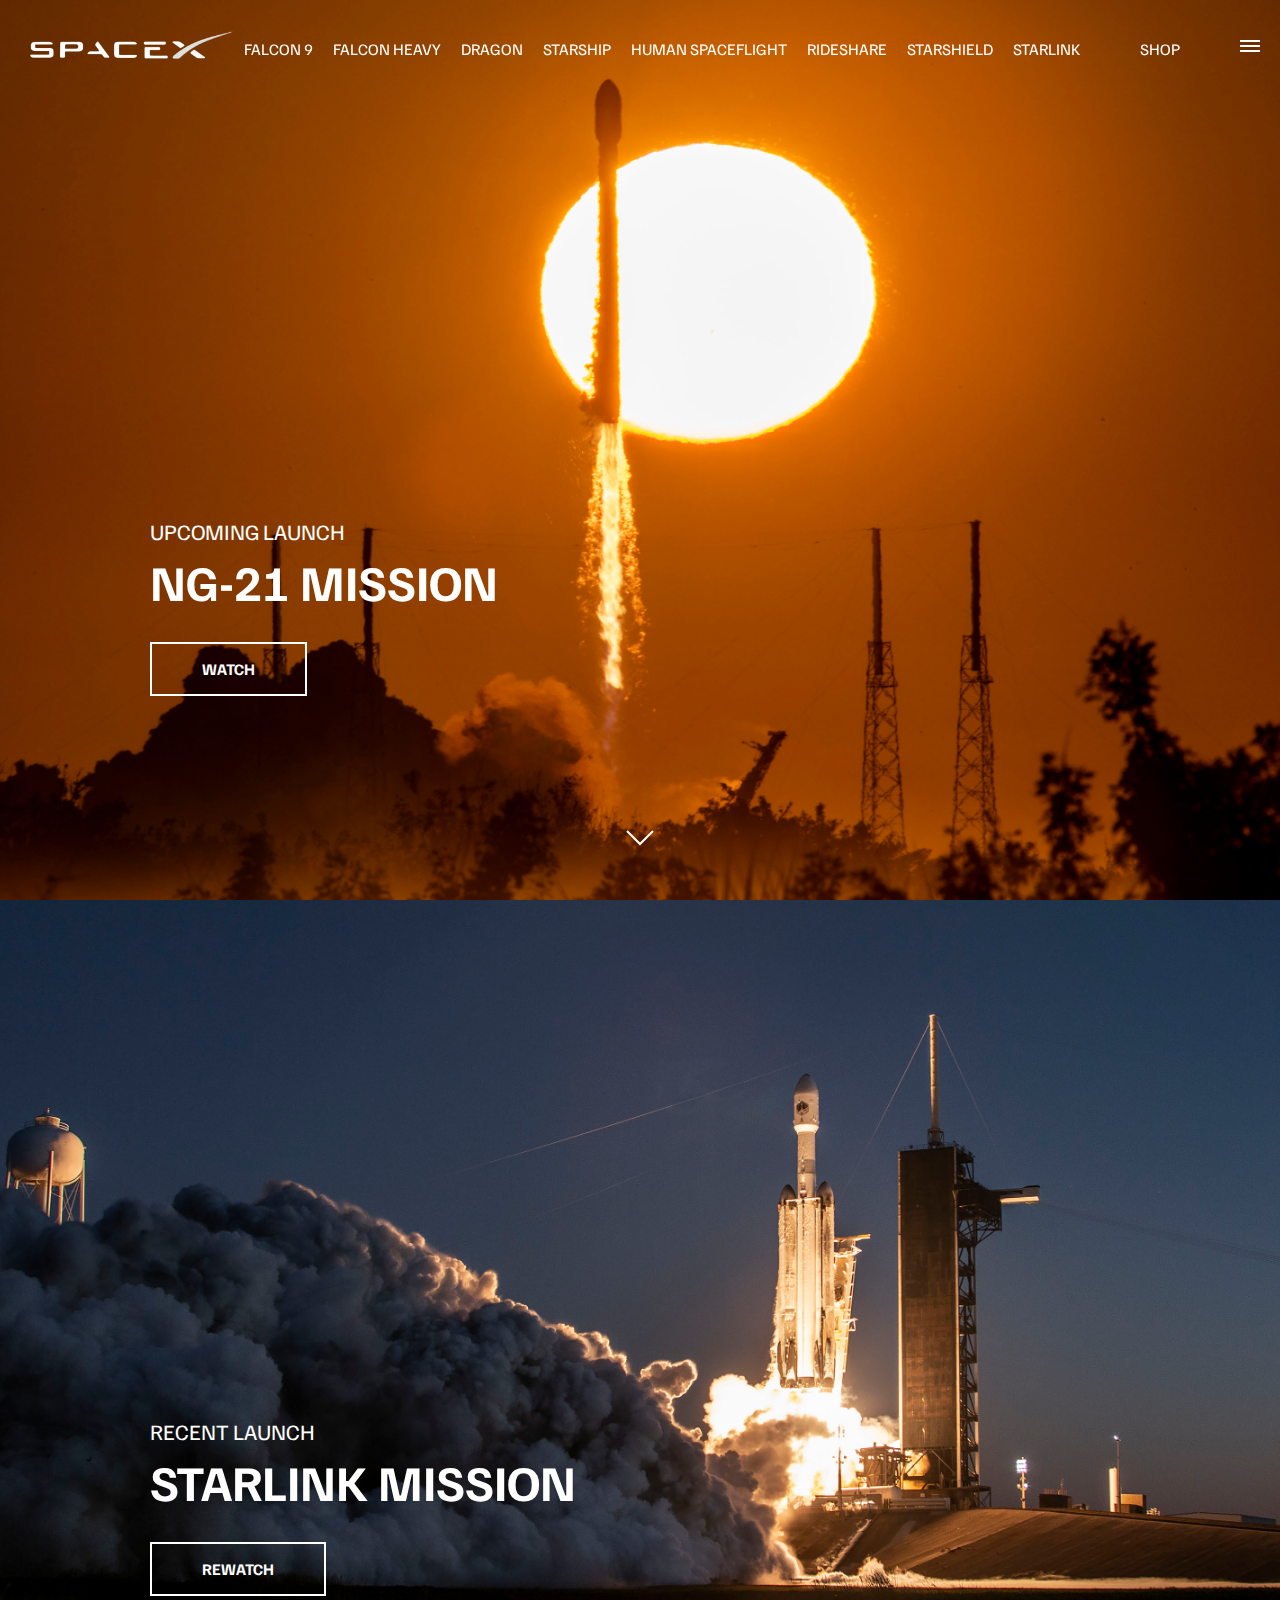
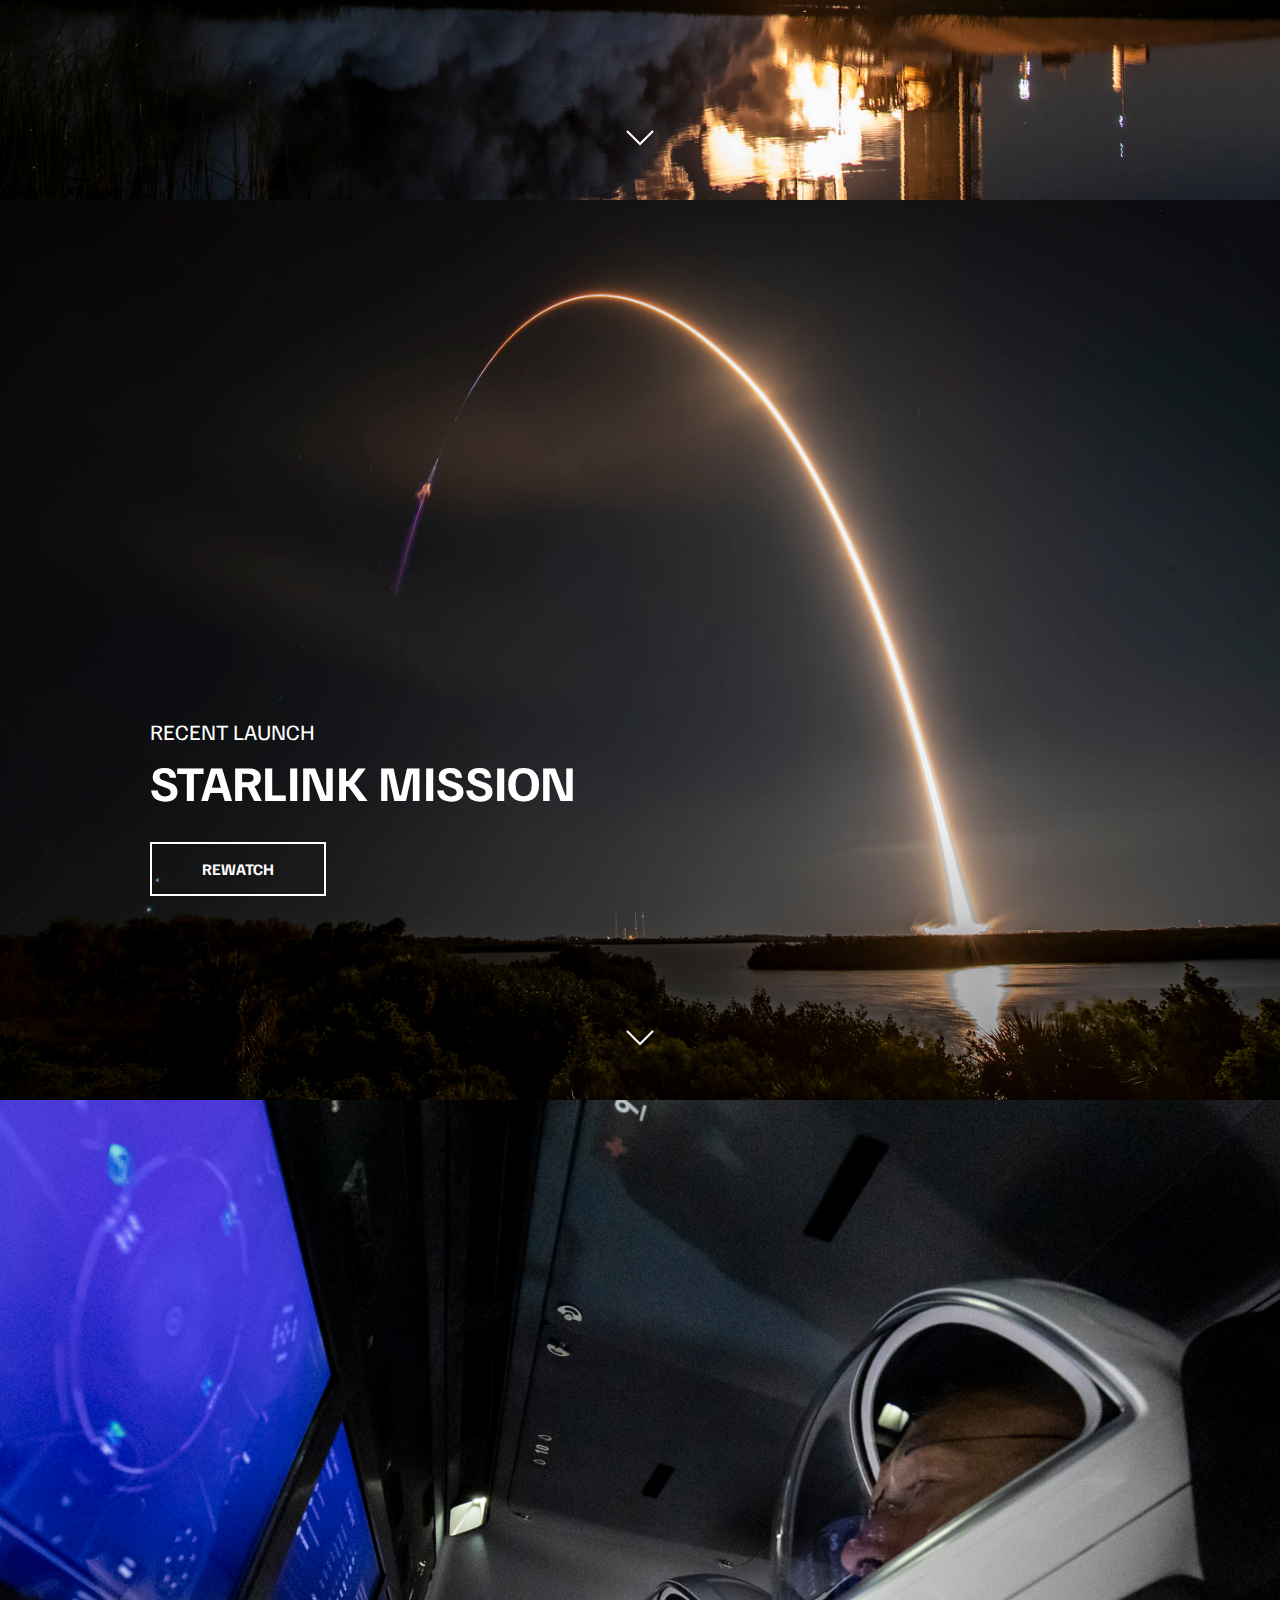
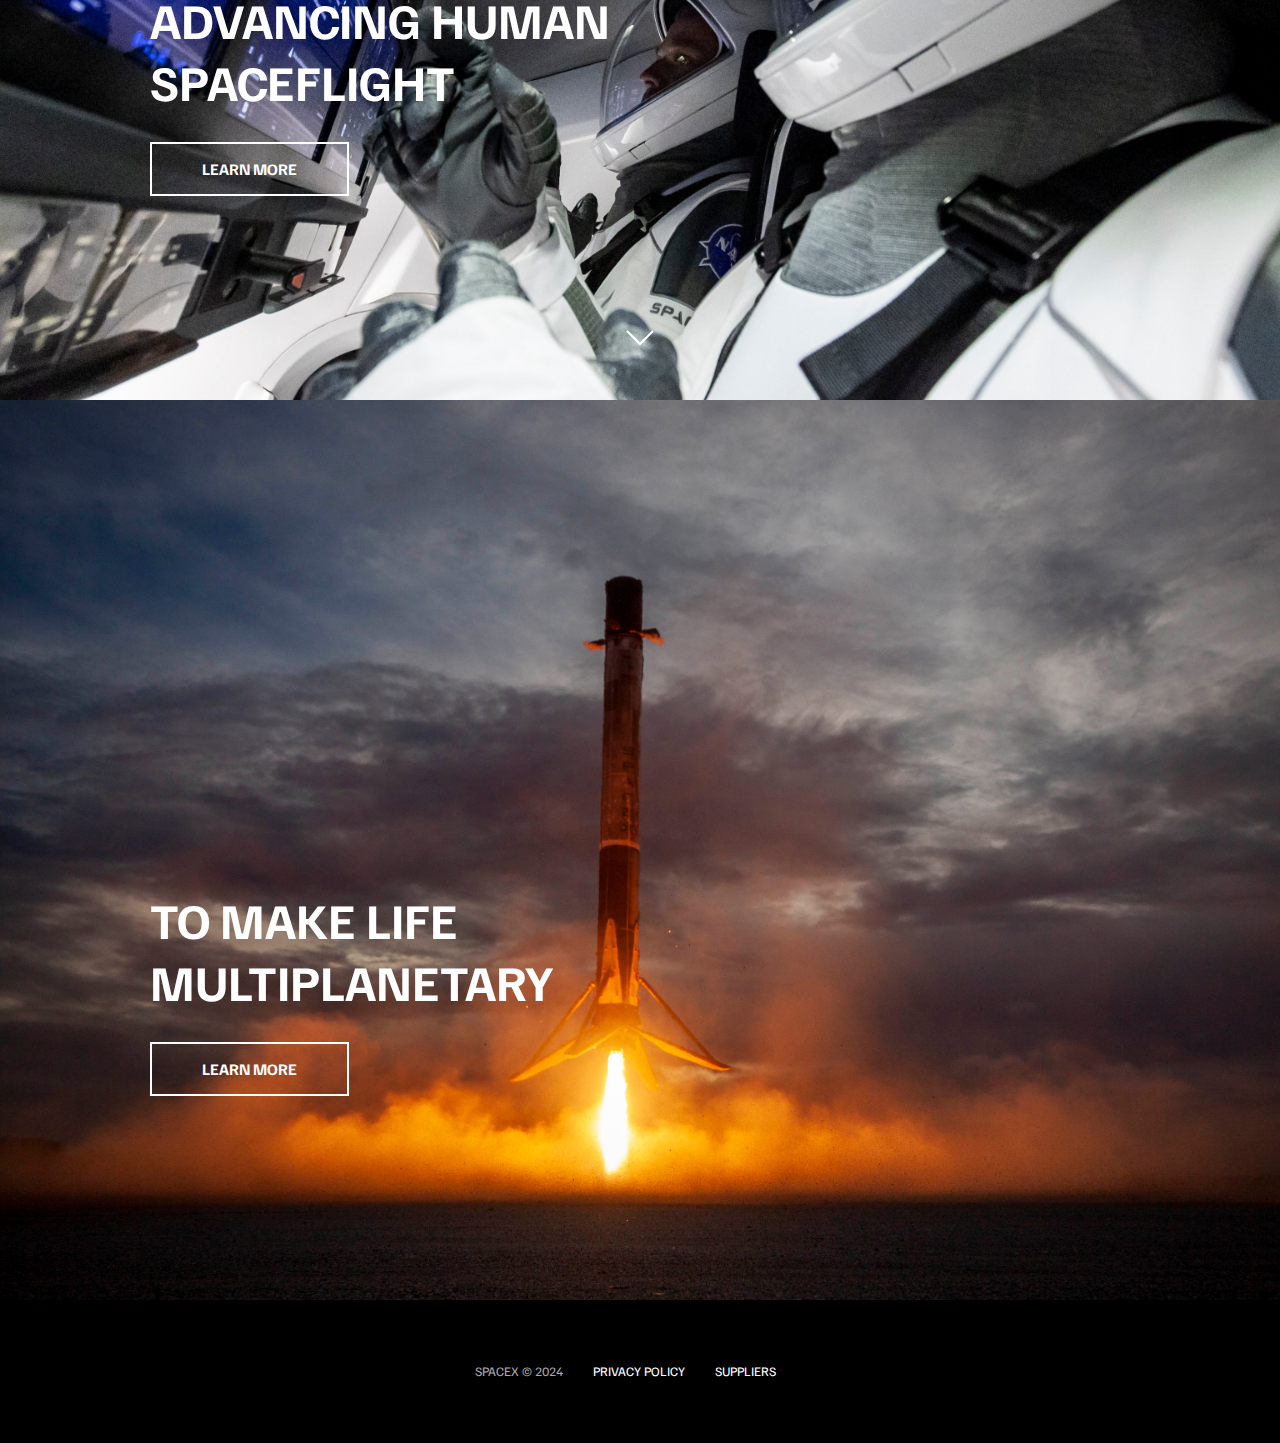
<file: index.html>
<!DOCTYPE html>
<html lang="en">
  <head>
    <meta charset="UTF-8" />
    <meta http-equiv="X-UA-Compatible" content="IE=edge" />
    <meta name="viewport" content="width=device-width, initial-scale=1.0" />
    <link rel="stylesheet" href="css/style.css" />
    <script src="js/script.js" defer></script>
    <title>SpaceX</title>
  </head>
  <body>
    <div id="overlay"></div>
    <div id="mobile-menu" class="mobile-main-menu">
      <ul>
        <li><a href="#">Mission</a></li>
        <li><a href="#">Launches</a></li>
        <li><a href="#">Careers</a></li>
        <li><a href="#">Updates</a></li>
        <li><a href="#">Shop</a></li>

        <li class="other-device"><a href="falcon9.html">Falcon 9</a></li>
        <li class="other-device">
          <a href="falcon-heavy.html">Falcon Heavy</a>
        </li>
        <li class="other-device"><a href="dragon.html">Dragon</a></li>
        <li class="other-device"><a href="#">Starship</a></li>
        <li class="other-device"><a href="#">Human Spaceflight</a></li>
        <li class="other-device"><a href="#">Rideshare</a></li>
        <li class="other-device"><a href="#">Starshield</a></li>
        <li class="other-device"><a href="#">Starlink</a></li>
      </ul>
    </div>
    <header class="main-header">
      <div class="logo">
        <a href="index.html">
          <img src="img/logo.png" alt="SpaceX" />
        </a>
      </div>
      <nav class="desktop-main-menu">
        <ul>
          <li><a href="falcon9.html">Falcon 9</a></li>
          <li><a href="falcon-heavy.html">Falcon Heavy</a></li>
          <li><a href="dragon.html">Dragon</a></li>
          <li><a href="#">Starship</a></li>
          <li><a href="#">Human Spaceflight</a></li>
          <li><a href="#">Rideshare</a></li>
          <li><a href="#">Starshield</a></li>
          <li><a href="#">Starlink</a></li>
          <li>     </li>
          <li>     </li>
          <li><a href="#">Shop</a></li>
        </ul>
      </nav>
    </header>

    <!-- Hamburger Side Menu -->
    <button id="menu-btn" class="hamburger" type="button">
      <span class="hamburger-top"></span>
      <span class="hamburger-middle"></span>
      <span class="hamburger-bottom"></span>
    </button>

    <!-- Section 01 -->
    <section class="section-01">
      <div class="section-inner">
        <h4>Upcoming Launch</h4>
        <h2>NG-21 MISSION</h2>
        <a href="#" class="btn">
          <div class="hover"></div>
          <span>WATCH</span>
        </a>
      </div>

      <div class="scroll-dir">
        <svg width="30px" height="20px">
          <path
            stroke="#ffffff"
            fill="none"
            stroke-width="2px"
            d="M2.000,5.000 L15.000,18.000 L28.000,5.000 "
          ></path>
        </svg>
      </div>
    </section>

    <!-- Section 02 -->
    <section class="section-02">
      <div class="section-inner">
        <h4>Recent Launch</h4>
        <h2>Starlink Mission</h2>
        <a href="#" class="btn">
          <div class="hover"></div>
          <span>REWATCH</span>
        </a>
      </div>

      <div class="scroll-dir">
        <svg width="30px" height="20px">
          <path
            stroke="#ffffff"
            fill="none"
            stroke-width="2px"
            d="M2.000,5.000 L15.000,18.000 L28.000,5.000 "
          ></path>
        </svg>
      </div>
    </section>

    <!-- Section 03 -->
    <section class="section-03">
      <div class="section-inner">
        <h4>Recent Launch</h4>
        <h2>STARLINK MISSION</h2>
        <a href="#" class="btn">
          <div class="hover"></div>
          <span>REWATCH</span>
        </a>
      </div>

      <div class="scroll-dir">
        <svg width="30px" height="20px">
          <path
            stroke="#ffffff"
            fill="none"
            stroke-width="2px"
            d="M2.000,5.000 L15.000,18.000 L28.000,5.000 "
          ></path>
        </svg>
      </div>
    </section>

    <!-- Section 04 -->
    <section class="section-04">
      <div class="section-inner">
        <h2>ADVANCING HUMAN SPACEFLIGHT</h2>
        <a href="#" class="btn">
          <div class="hover"></div>
          <span>Learn more</span>
        </a>
      </div>

      <div class="scroll-dir">
        <svg width="30px" height="20px">
          <path
            stroke="#ffffff"
            fill="none"
            stroke-width="2px"
            d="M2.000,5.000 L15.000,18.000 L28.000,5.000 "
          ></path>
        </svg>
      </div>
    </section>

    <!-- Section 05 -->
    <section class="section-05">
      <div class="section-inner">
        <h2>TO MAKE LIFE MULTIPLANETARY</h2>
        <a href="#" class="btn">
          <div class="hover"></div>
          <span>Learn more</span>
        </a>
      </div>
    </section>

    <footer>
      <ul>
        <li>SpaceX &copy; 2024</li>
        <li><a href="#">Privacy Policy</a></li>
        <li><a href="#">Suppliers</a></li>
      </ul>
    </footer>
  </body>
</html>
</file>
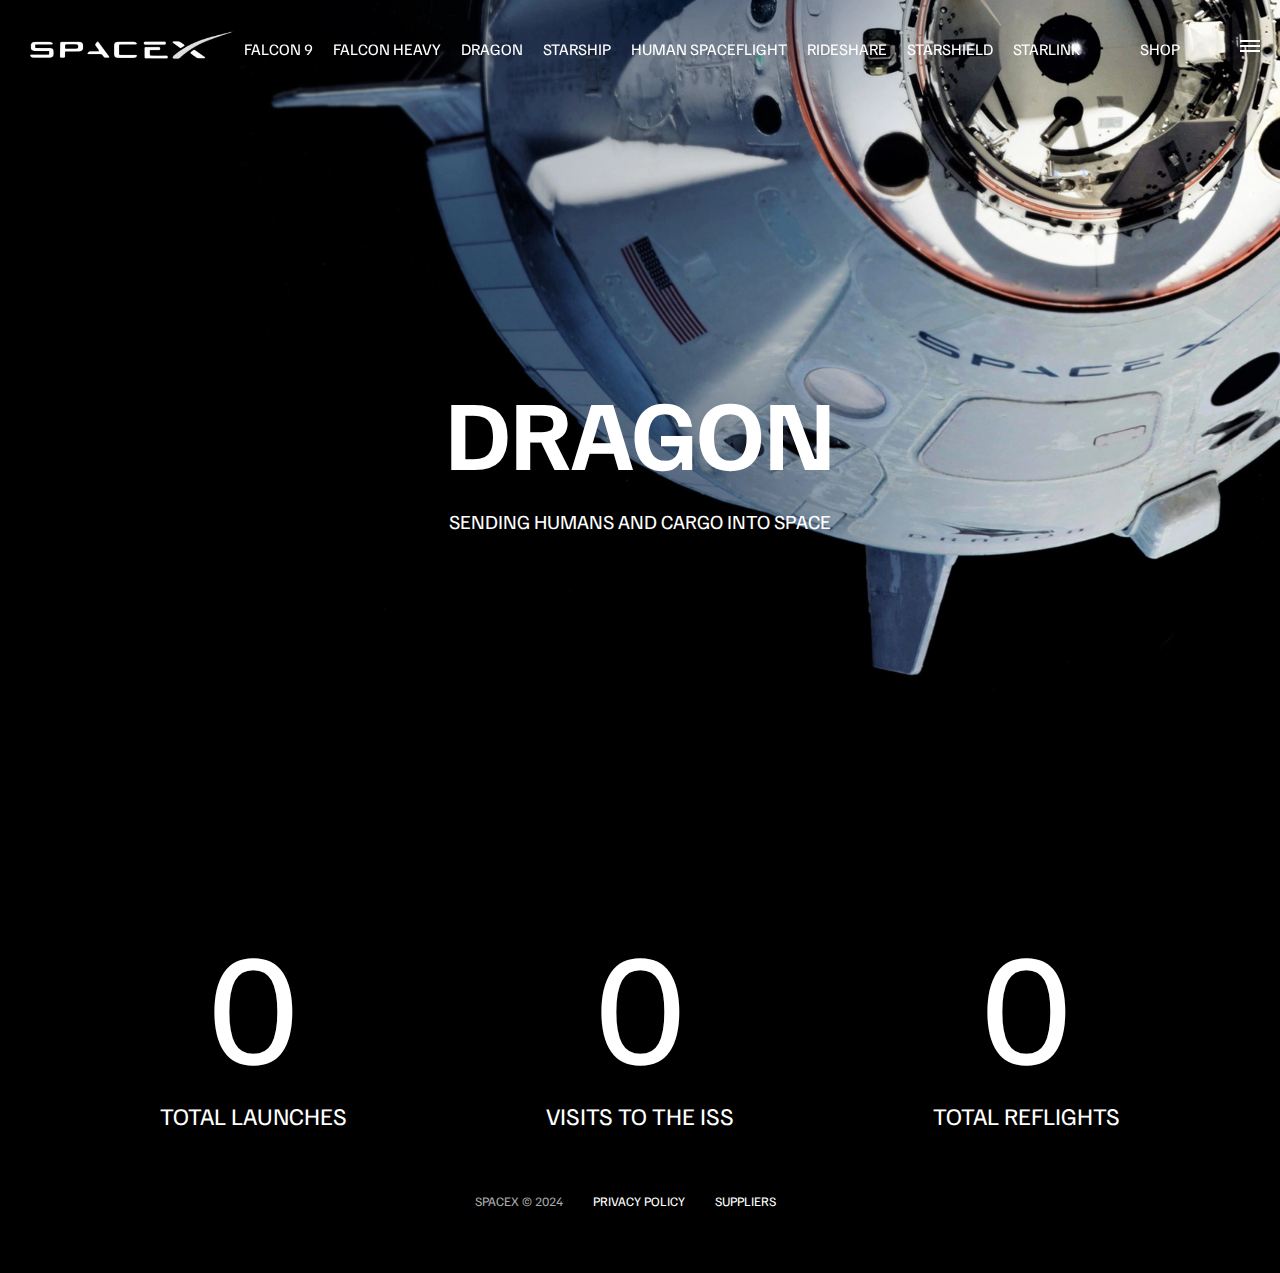
<file: dragon.html>
<!DOCTYPE html>
<html lang="en">
  <head>
    <meta charset="UTF-8" />
    <meta http-equiv="X-UA-Compatible" content="IE=edge" />
    <meta name="viewport" content="width=device-width, initial-scale=1.0" />
    <link rel="stylesheet" href="css/style.css" />
    <script src="js/script.js" defer></script>
    <title>SpaceX - Dragon</title>
  </head>
  <body>
    <div id="overlay"></div>
    <div id="mobile-menu" class="mobile-main-menu">
      <ul>
        <li><a href="#">Mission</a></li>
        <li><a href="#">Launches</a></li>
        <li><a href="#">Careers</a></li>
        <li><a href="#">Updates</a></li>
        <li><a href="#">Shop</a></li>

        <li class="other-device"><a href="falcon9.html">Falcon 9</a></li>
        <li class="other-device">
          <a href="falcon-heavy.html">Falcon Heavy</a>
        </li>
        <li class="other-device"><a href="dragon.html">Dragon</a></li>
        <li class="other-device"><a href="#">Starship</a></li>
        <li class="other-device"><a href="#">Human Spaceflight</a></li>
        <li class="other-device"><a href="#">Rideshare</a></li>
        <li class="other-device"><a href="#">Starshield</a></li>
        <li class="other-device"><a href="#">Starlink</a></li>
      </ul>
    </div>
    <header class="main-header">
      <div class="logo">
        <a href="index.html">
          <img src="img/logo.png" alt="SpaceX" />
        </a>
      </div>
      <nav class="desktop-main-menu">
        <ul>
          <li><a href="falcon9.html">Falcon 9</a></li>
          <li><a href="falcon-heavy.html">Falcon Heavy</a></li>
          <li><a href="dragon.html">Dragon</a></li>
          <li><a href="#">Starship</a></li>
          <li><a href="#">Human Spaceflight</a></li>
          <li><a href="#">Rideshare</a></li>
          <li><a href="#">Starshield</a></li>
          <li><a href="#">Starlink</a></li>
          <li>     </li>
          <li>     </li>
          <li><a href="#">Shop</a></li>
        </ul>
      </nav>
    </header>

    <!-- Hamburger Menu -->
    <button id="menu-btn" class="hamburger" type="button">
      <span class="hamburger-top"></span>
      <span class="hamburger-middle"></span>
      <span class="hamburger-bottom"></span>
    </button>

    <section class="section-animate bg-dragon"></section>
    <div class="section-inner-center">
      <h3>Dragon</h3>
      <p>Sending humans and cargo into space</p>
    </div>

    <div class="stats">
      <div>
        <span class="counter" data-target="46">0</span>
        <h4>TOTAL LAUNCHES</h4>
      </div>
      <div>
        <span class="counter" data-target="42">0</span>
        <h4>VISITS TO THE ISS</h4>
      </div>
      <div>
        <span class="counter" data-target="25">0</span>
        <h4>TOTAL REFLIGHTS</h4>
      </div>
    </div>

    <footer>
      <ul>
        <li>SpaceX &copy; 2024</li>
        <li><a href="#">Privacy Policy</a></li>
        <li><a href="#">Suppliers</a></li>
      </ul>
    </footer>
  </body>
</html>
</file>
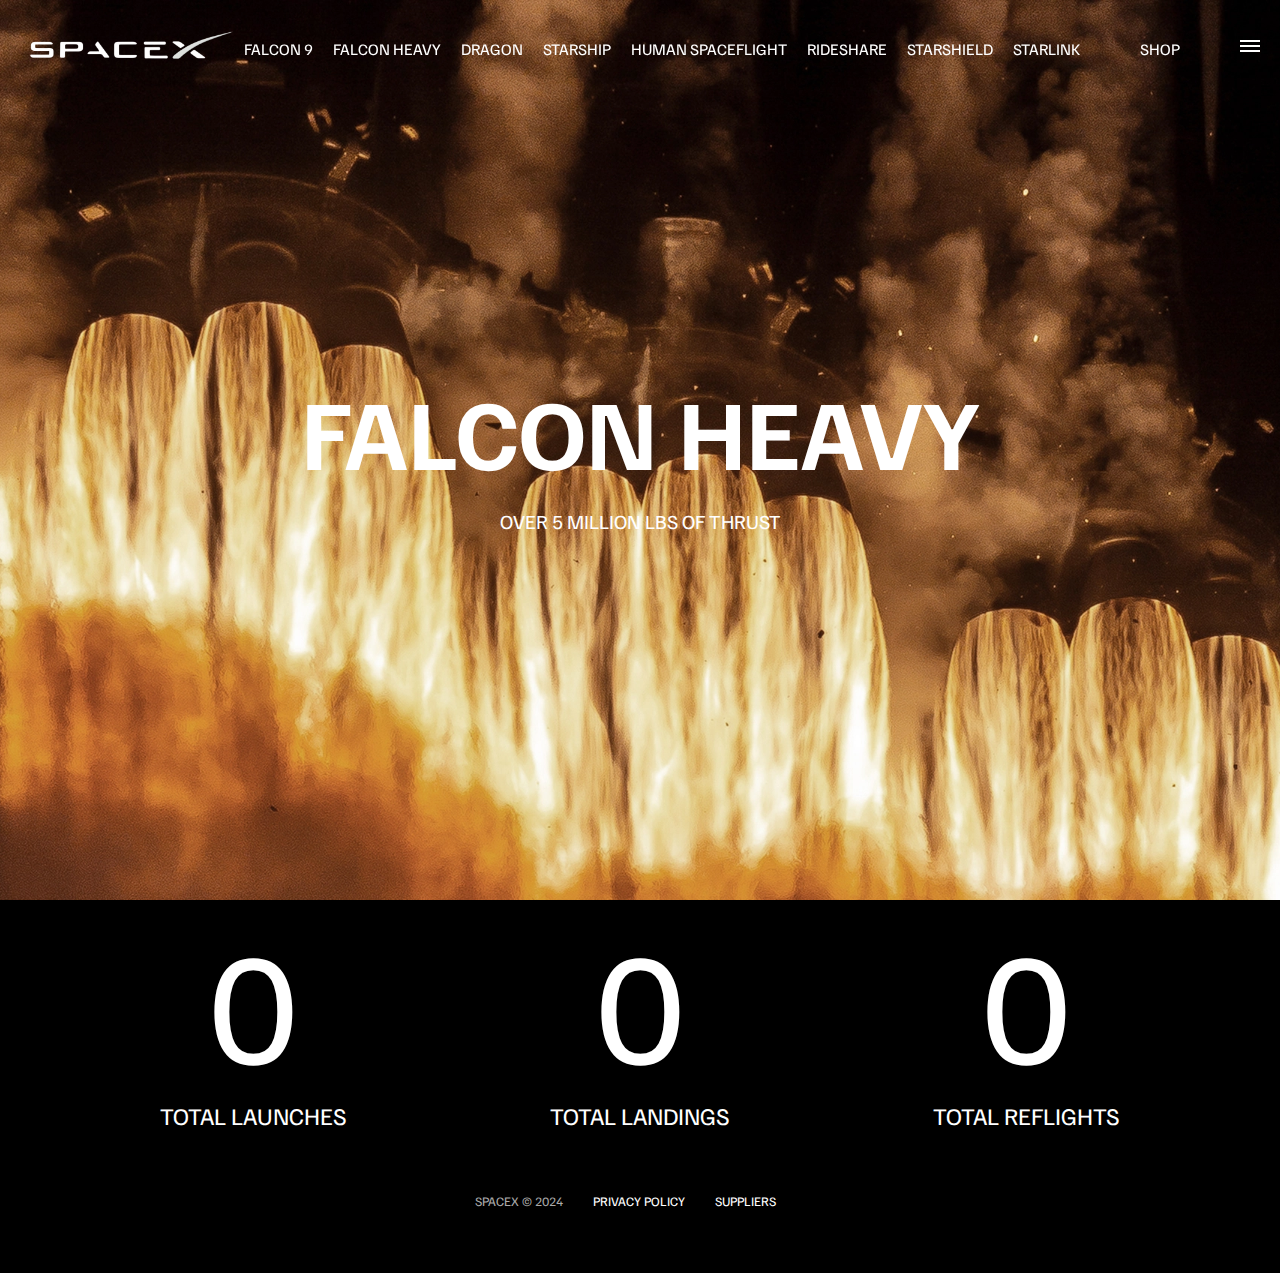
<file: falcon-heavy.html>
<!DOCTYPE html>
<html lang="en">
  <head>
    <meta charset="UTF-8" />
    <meta http-equiv="X-UA-Compatible" content="IE=edge" />
    <meta name="viewport" content="width=device-width, initial-scale=1.0" />
    <link rel="stylesheet" href="css/style.css" />
    <script src="js/script.js" defer></script>
    <title>SpaceX - Falcon Heavy</title>
  </head>
  <body>
    <div id="overlay"></div>
    <div id="mobile-menu" class="mobile-main-menu">
      <ul>
        <li><a href="#">Mission</a></li>
        <li><a href="#">Launches</a></li>
        <li><a href="#">Careers</a></li>
        <li><a href="#">Updates</a></li>
        <li><a href="#">Shop</a></li>

        <li class="other-device"><a href="falcon9.html">Falcon 9</a></li>
        <li class="other-device">
          <a href="falcon-heavy.html">Falcon Heavy</a>
        </li>
        <li class="other-device"><a href="dragon.html">Dragon</a></li>
        <li class="other-device"><a href="#">Starship</a></li>
        <li class="other-device"><a href="#">Human Spaceflight</a></li>
        <li class="other-device"><a href="#">Rideshare</a></li>
        <li class="other-device"><a href="#">Starshield</a></li>
        <li class="other-device"><a href="#">Starlink</a></li>
      </ul>
    </div>
    <header class="main-header">
      <div class="logo">
        <a href="index.html">
          <img src="img/logo.png" alt="SpaceX" />
        </a>
      </div>
      <nav class="desktop-main-menu">
        <ul>
          <li><a href="falcon9.html">Falcon 9</a></li>
          <li><a href="falcon-heavy.html">Falcon Heavy</a></li>
          <li><a href="dragon.html">Dragon</a></li>
          <li><a href="#">Starship</a></li>
          <li><a href="#">Human Spaceflight</a></li>
          <li><a href="#">Rideshare</a></li>
          <li><a href="#">Starshield</a></li>
          <li><a href="#">Starlink</a></li>
          <li>     </li>
          <li>     </li>
          <li><a href="#">Shop</a></li>
        </ul>
      </nav>
    </header>

    <!-- Hamburger Menu -->
    <button id="menu-btn" class="hamburger" type="button">
      <span class="hamburger-top"></span>
      <span class="hamburger-middle"></span>
      <span class="hamburger-bottom"></span>
    </button>

    <section class="section-animate bg-falcon-heavy"></section>
    <div class="section-inner-center">
      <h3>Falcon Heavy</h3>
      <p>OVER 5 MILLION LBS OF THRUST</p>
    </div>

    <div class="stats">
      <div>
        <span class="counter" data-target="10">0</span>
        <h4>Total Launches</h4>
      </div>
      <div>
        <span class="counter" data-target="19">0</span>
        <h4>Total Landings</h4>
      </div>
      <div>
        <span class="counter" data-target="14">0</span>
        <h4>Total Reflights</h4>
      </div>
    </div>

    <footer>
      <ul>
        <li>SpaceX &copy; 2024</li>
        <li><a href="#">Privacy Policy</a></li>
        <li><a href="#">Suppliers</a></li>
      </ul>
    </footer>
  </body>
</html>
</file>
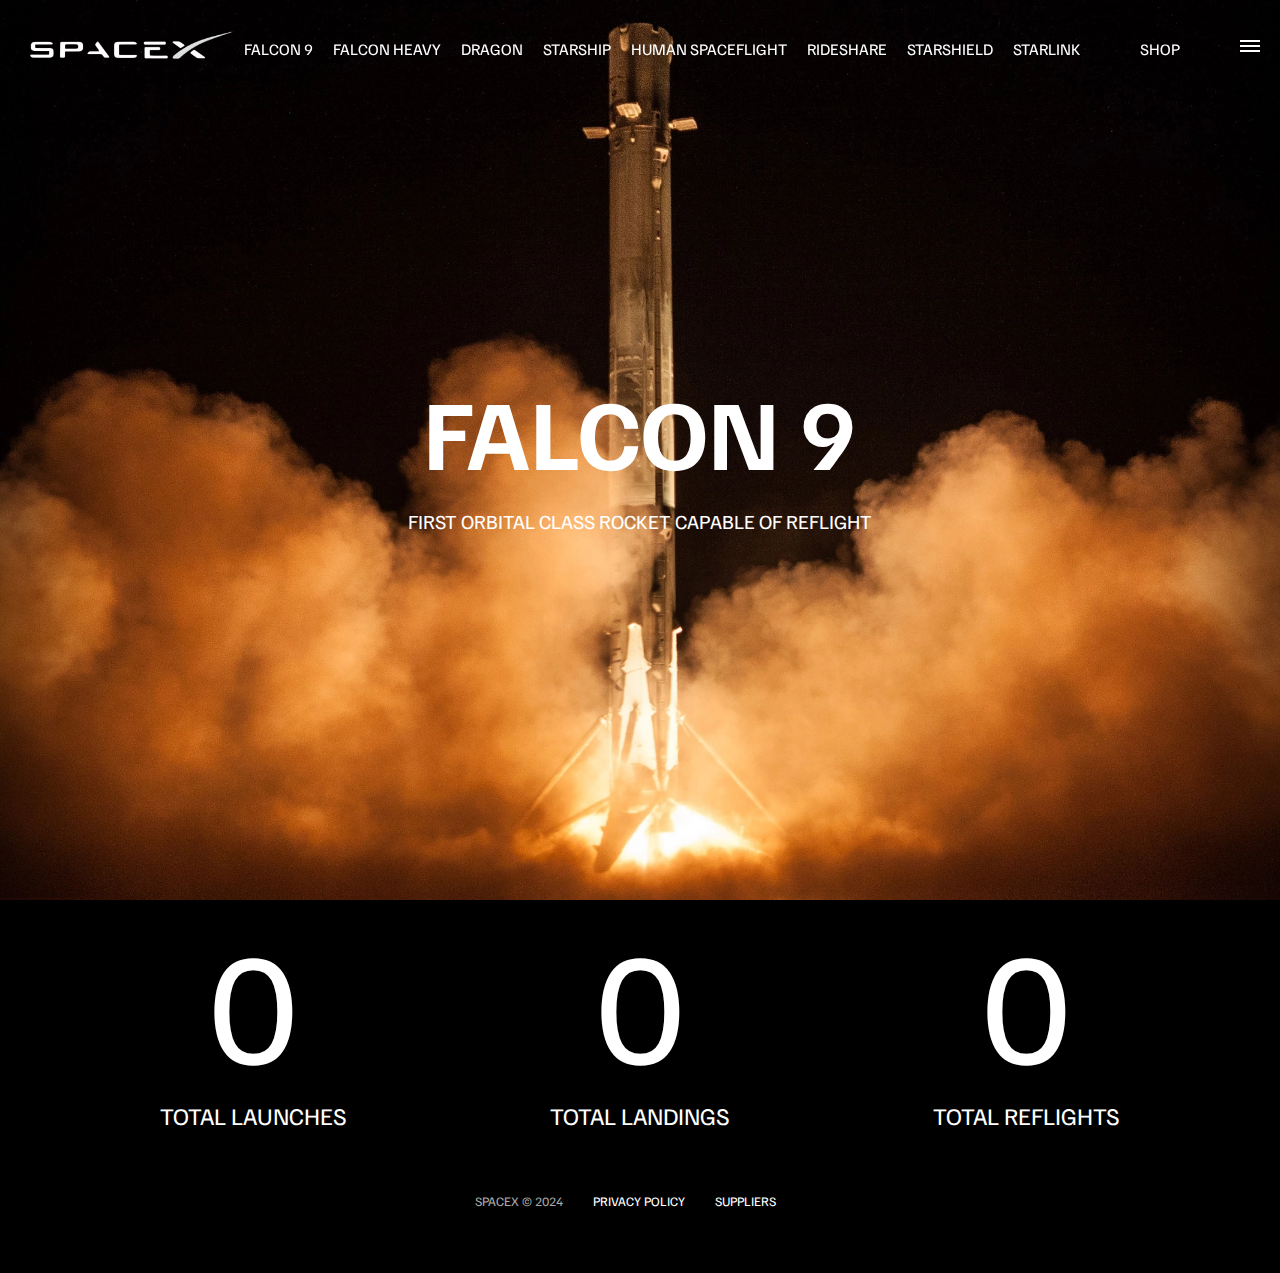
<file: falcon9.html>
<!DOCTYPE html>
<html lang="en">
  <head>
    <meta charset="UTF-8" />
    <meta http-equiv="X-UA-Compatible" content="IE=edge" />
    <meta name="viewport" content="width=device-width, initial-scale=1.0" />
    <link rel="stylesheet" href="css/style.css" />
    <script src="js/script.js" defer></script>
    <title>SpaceX - Falcon 9</title>
  </head>
  <body>
    <div id="overlay"></div>
    <div id="mobile-menu" class="mobile-main-menu">
      <ul>
        <li><a href="#">Mission</a></li>
        <li><a href="#">Launches</a></li>
        <li><a href="#">Careers</a></li>
        <li><a href="#">Updates</a></li>
        <li><a href="#">Shop</a></li>

        <li class="other-device"><a href="falcon9.html">Falcon 9</a></li>
        <li class="other-device">
          <a href="falcon-heavy.html">Falcon Heavy</a>
        </li>
        <li class="other-device"><a href="dragon.html">Dragon</a></li>
        <li class="other-device"><a href="#">Starship</a></li>
        <li class="other-device"><a href="#">Human Spaceflight</a></li>
        <li class="other-device"><a href="#">Rideshare</a></li>
        <li class="other-device"><a href="#">Starshield</a></li>
        <li class="other-device"><a href="#">Starlink</a></li>
      </ul>
    </div>
    <header class="main-header">
      <div class="logo">
        <a href="index.html">
          <img src="img/logo.png" alt="SpaceX" />
        </a>
      </div>
      <nav class="desktop-main-menu">
        <ul>
          <li><a href="falcon9.html">Falcon 9</a></li>
          <li><a href="falcon-heavy.html">Falcon Heavy</a></li>
          <li><a href="dragon.html">Dragon</a></li>
          <li><a href="#">Starship</a></li>
          <li><a href="#">Human Spaceflight</a></li>
          <li><a href="#">Rideshare</a></li>
          <li><a href="#">Starshield</a></li>
          <li><a href="#">Starlink</a></li>
          <li>     </li>
          <li>     </li>
          <li><a href="#">Shop</a></li>
        </ul>
      </nav>
    </header>

    <!-- Hamburger Menu -->
    <button id="menu-btn" class="hamburger" type="button">
      <span class="hamburger-top"></span>
      <span class="hamburger-middle"></span>
      <span class="hamburger-bottom"></span>
    </button>

    <section class="section-animate bg-falcon-9"></section>
    <div class="section-inner-center">
      <h3>Falcon 9</h3>
      <p>First orbital class rocket capable of reflight</p>
    </div>

    <div class="stats">
      <div>
        <span class="counter" data-target="356">0</span>
        <h4>Total Launches</h4>
      </div>
      <div>
        <span class="counter" data-target="314">0</span>
        <h4>Total Landings</h4>
      </div>
      <div>
        <span class="counter" data-target="288">0</span>
        <h4>Total Reflights</h4>
      </div>
    </div>

    <footer>
      <ul>
        <li>SpaceX &copy; 2024</li>
        <li><a href="#">Privacy Policy</a></li>
        <li><a href="#">Suppliers</a></li>
      </ul>
    </footer>
  </body>
</html>
</file>
<file: css/style.css>
@import url('https://fonts.googleapis.com/css2?family=Familjen+Grotesk:wght@400;600;700&display=swap');

*,
*::before,
*::after {
  margin: 0;
  padding: 0;
  box-sizing: border-box;
}

body {
  font-family: 'Familjen Grotesk', sans-serif;
  background: #000;
  color: #fff;
}

a {
  text-decoration: none;
  color: #fff;
}

ul {
  list-style: none;
}

/* Header/Navbar */
.main-header {
  position: fixed;
  top: 0;
  left: 0;
  width: 100%;
  z-index: 3;
  display: flex;
  justify-content: space-between;
  align-items: center;
  text-transform: uppercase;
  height: 100px;
  padding: 0 30px;
}

/* Logo */
.logo {
  width: 210px;
  height: auto;
}

.logo img {
  display: block;
  width: 100%;
  height: auto;
}

/* Desktop Menu */
.desktop-main-menu {
  margin-right: 50px;
}

.desktop-main-menu ul {
  display: flex;
}

.desktop-main-menu ul li {
  position: relative;
  margin-right: 20px;
  padding-bottom: 2px;
}

/* Menu item bottom border */
.desktop-main-menu ul li a::after {
  content: '';
  position: absolute;
  bottom: 0;
  left: 0;
  width: 100%;
  height: 1px;
  background: #fff;
  transform: scaleX(0);
  transition: transform 0.6s cubic-bezier(0.19, 1, 0.22, 1);
  transform-origin: right center;
}

.desktop-main-menu ul li a:hover::after {
  transform: scaleX(1);
  transform-origin: left center;
  transition-duration: 0.4s;
}

/* Sections */
section {
  position: relative;
  height: 100vh;
  background-position: center center;
  background-repeat: no-repeat;
  background-size: cover;
  text-transform: uppercase;
}

.section-inner {
  position: absolute;
  bottom: 200px;
  left: 150px;
  max-width: 560px;
}

.section-inner h4 {
  font-size: 22px;
  margin-bottom: 5px;
  font-weight: 300;
  animation: fadeInUp 0.5s ease-in-out;
}

.section-inner h2 {
  font-size: 50px;
  font-weight: 700;
  margin-bottom: 20px;
  animation: fadeInUp 0.5s ease-in-out 0.2s;
  animation-fill-mode: both; 
}

.section-inner a {
  animation: fadeInUp 0.5s ease-in-out 0.4s;
  animation-fill-mode: both; 
}

/* Background images */
.section-01 {
  background-image: url('../img/section-01.webp');
}
.section-02 {
  background-image: url('../img/section-02.webp');
}
.section-03 {
  background-image: url('../img/section-03.webp');
}
.section-04 {
  background-image: url('../img/section-04.webp');
}
.section-05 {
  background-image: url('../img/section-05.webp');
}

.btn {
  position: relative;
  display: inline-block;
  margin-top: 10px;
  border: 2px solid #fff;
  text-transform: uppercase;
  font-weight: bold;
  overflow: hidden;
  cursor: pointer;
  text-align: center;
  min-width: 130px;
  padding: 15px 50px;
  z-index: 2;
}

.btn:hover span {
  color: #000;
}

.btn .hover {
  position: absolute;
  top: 0;
  left: 0;
  width: 100%;
  height: 100%;
  background-color: #fff;
  color: #000;
  z-index: -1;
  transform: translateY(100%);
  transition: transform 0.6s cubic-bezier(0.19, 1, 0.22, 1);
}

.btn:hover .hover {
  transform: translateY(0);
}

.scroll-dir {
  position: absolute;
  bottom: 50px;
  left: 50%;
  transform: translateX(-50%);
  animation: fadeBounce 5s infinite;
}

/* Footer */
footer {
  position: relative;
  padding: 55px 0;
}

footer ul {
  display: flex;
  justify-content: center;
  align-items: center;
  flex-wrap: wrap;
}

footer ul li {
  text-transform: uppercase;
  font-size: 13px;
  margin-right: 30px;
  color: #aaa;
  line-height: 2.5;
}

footer ul li a {
  color: #fff;
  transition: color 0.6s;
}

footer ul li a:hover {
  color: #aaa;
}

/* Hamburger Menu */
.hamburger {
  position: fixed;
  top: 40px;
  right: 20px;
  z-index: 10;
  cursor: pointer;
  width: 20px;
  height: 20px;
  background: none;
  border: none;
}

.hamburger-top,
.hamburger-middle,
.hamburger-bottom {
  position: absolute;
  width: 20px;
  height: 2px;
  top: 0;
  left: 0;
  background: #fff;
  transition: all 0.5s;
}

.hamburger-middle {
  transform: translateY(5px);
}

.hamburger-bottom {
  transform: translateY(10px);
}

/* Transition hamburger to X when open */
.open {
  transform: rotate(90deg);
}

.open .hamburger-top {
  transform: rotate(45deg) translateY(6px) translateX(6px);
}

.open .hamburger-middle {
  display: none;
}

.open .hamburger-bottom {
  transform: rotate(-45deg) translateY(6px) translateX(-6px);
}

/* Overlay */
.overlay-show {
  position: fixed;
  top: 0;
  left: 0;
  width: 100%;
  height: 100%;
  background-color: rgba(0, 0, 0, 0.5);
  z-index: 3;
}

/* Stop body scroll */
.stop-scrolling {
  overflow: hidden;
}

/* Hide mobile main menu items */
.other-device {
  display: none;
}

/* Mobile menu */
.mobile-main-menu {
  position: fixed;
  top: 0;
  right: 0;
  background: #000;
  align-items: center;
  justify-content: center;
  z-index: 4;
  display: flex;
  transform: translateX(100%);
  transition: transform 0.6s cubic-bezier(0.19, 1, 0.22, 1);
  width: 350px;
  height: 100%;

}

/* Bring menu from right */
.show-menu {
  transform: translateX(0);
}

.mobile-main-menu ul {
  align-items: end;
  justify-content: center;
  display: flex;
  padding: 50px;
  width: 100%;
  flex-direction: column;
}

.mobile-main-menu ul li {
  width: 100%;
  text-align: right;
  padding-bottom: 8px;
  text-transform: uppercase;
  border-bottom: 1px #555 dotted;
  margin-bottom: 20px;
  font-size: 18px;
}

.mobile-main-menu ul li a {
  color: #fff;
  transition: color 0.6s;
}

.mobile-main-menu ul li a:hover {
  color: #aaa;
}

/* Inner Pages */
.bg-falcon-9 {
  background-image: url('../img/falcon-9.webp');
}

.bg-falcon-heavy {
  background-image: url('../img/falcon-heavy.webp');
}

.bg-dragon {
  background-image: url('../img/dragon.webp');
}

.section-animate {
  animation: fadeIn 2s ease-in-out;
}

.section-inner-center {
  text-align: center;
  width: 80%;
  left: 50%;
  transform: translate(-50%, -50%);
  text-transform: uppercase;
  position: absolute;
  top: 50%;
}

.section-inner-center h3 {
  font-size: 100px;
  margin-bottom: 15px;
  animation: fadeInUp 0.5s ease-in-out;
}

.section-inner-center p {
  font-size: 20px;
  animation: fadeInUp 0.5s ease-in-out 0.2s;
  animation-fill-mode: both;
}

/* Stats */
.stats {
  text-align: center;
  text-transform: uppercase;
  align-items: center;
  justify-content: space-between;
  max-width: 960px;
  margin: 0 auto;
  display: flex;
}

.stats div span {
  font-size: 160px;
}

.stats div h4 {
  font-size: 24px;
  font-weight: 300;
}

/* Animations */

@keyframes fadeInUp {
  0% {
    opacity: 0;
    transform: translateY(140px);
  }

  100% {
    opacity: 1;
    transform: translateY(0);
  }
}

@keyframes fadeIn {
  0% {
    opacity: 0;
  }

  100% {
    opacity: 1;
  }
}

@keyframes fadeBounce {
  0%,
  20%,
  50%,
  80%,
  100% {
    opacity: 0;
    transform: translateY(-20px);
  }

  40% {
    opacity: 1;
    transform: translateY(0);
  }
}

/* Media Queries */

@media (max-width: 960px) {
  /* Hide desktop menu */
  .desktop-main-menu {
    display: none;
  }

  /* Show main mobile items */
  .other-device {
    display: block;
  }

  .section-inner-center h3 {
    font-size: 75px;
  }
}

@media (max-width: 600px) {
  .section-inner {
    left: 20px;
    bottom: 75px;
  }

  .section-inner h2 {
    font-size: 40px;
  }

  footer ul li:first-child {
    left: 50%;
    transform: translate(-50%, -50%);
    position: absolute;
    top: 30px;
  }

  footer ul li {
    margin-right: 15px;
  }

  .logo {
    margin: auto;
    width: 150px;
  }

  .section-inner-center h3 {
    font-size: 50px;
  }

  .stats {
    flex-direction: column;
  }

  .stats div {
    margin-bottom: 20px;
  }
}
</file>
